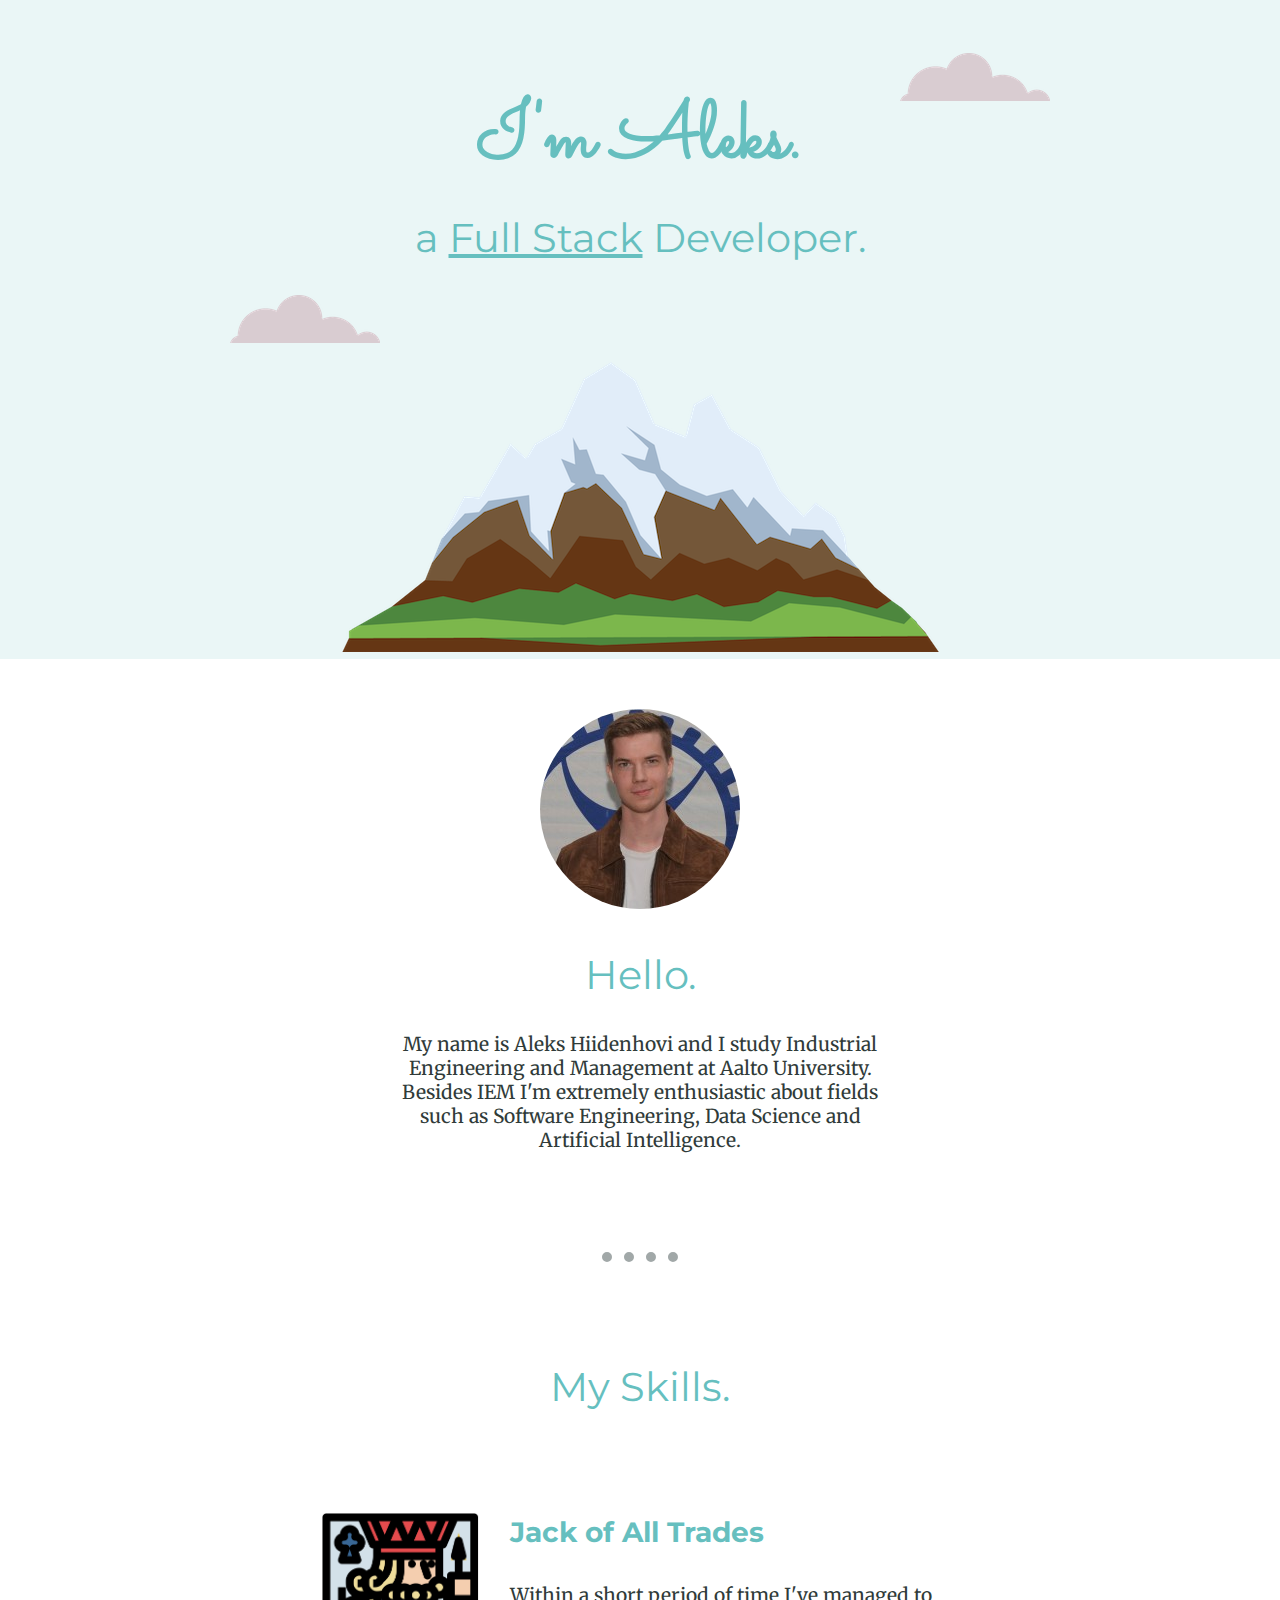
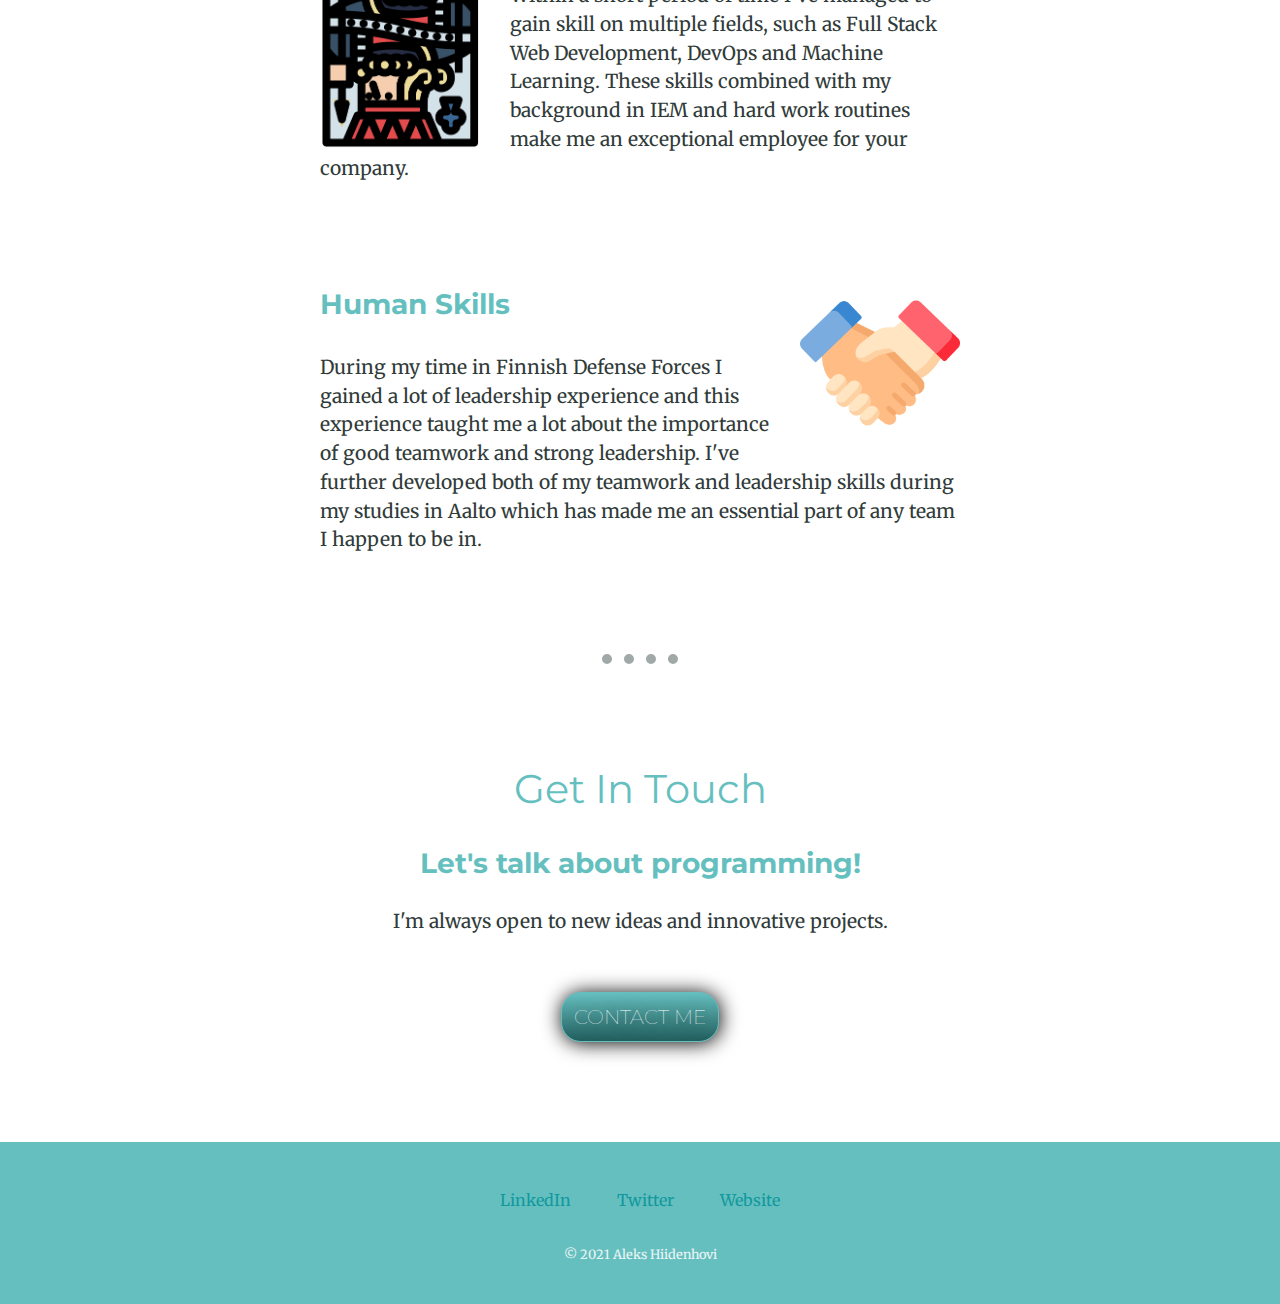
<file: css-my-site/index.html>
<!DOCTYPE html>
<html lang="en">

<head>
    <meta charset="UTF-8">
    <meta http-equiv="X-UA-Compatible" content="IE=edge">
    <meta name="viewport" content="width=device-width, initial-scale=1.0">
    <title>Aleks Hiidenhovi</title>
    <link rel="stylesheet" href="css/styles.css">
    <link rel="icon" href="images/favicon.ico">
    <link rel="preconnect" href="https://fonts.googleapis.com">
    <link rel="preconnect" href="https://fonts.gstatic.com" crossorigin>
    <link
        href="https://fonts.googleapis.com/css2?family=Merriweather&family=Montserrat:wght@300&family=Sacramento&display=swap"
        rel="stylesheet">
</head>

<body>
    <div class="top">
        <img class="top-cloud" src="images/cloud.png" alt="cloud-img">
        <h1>I'm Aleks.</h1>
        <h2>a <span class="fullstack">Full Stack</span> Developer.</h2>
        <img class="bottom-cloud" src="images/cloud.png" alt="cloud-img">
        <img src="images/mountain.png" alt="mountain-img">
    </div>

    <div class="middle">
        <div class="profile">
            <img class="my-pic" src="images/aleks.png" alt="my-picture">
            <h2>Hello.</h2>
            <p>My name is Aleks Hiidenhovi and I study Industrial Engineering and Management at Aalto University.
                Besides IEM I'm extremely enthusiastic about fields such as Software Engineering, Data Science
                and Artificial Intelligence.
            </p>
        </div>
        <hr>
        <div class="skills">
            <h2>My Skills.</h2>
            <div class="skill-row">
                <img class="jack" src="images/jack2.png" alt="jack-of-all-trades">
                <h3>Jack of All Trades</h3>
                <p class="jack-paragraph">Within a short period of time I've managed to gain skill on multiple fields,
                    such as Full Stack Web
                    Development, DevOps and Machine Learning. These skills combined with my background in IEM and hard
                    work routines make me an exceptional employee for your company.</p>
            </div>
            <div class="skill-row">
                <img class="handshake" src="images/handshake.png" alt="handshake">
                <h3>Human Skills</h3>
                <p class="human-skills-paragraph">During my time in Finnish Defense Forces I gained a lot of leadership
                    experience and this experience
                    taught me a lot about the importance of good teamwork and strong leadership. I've further developed
                    both of my teamwork and leadership skills during my studies in Aalto which has made me an essential
                    part of any team I happen to be in.</p>
            </div>
        </div>
        <hr>
        <div class="contact-me">
            <h2>Get In Touch</h2>
            <h3>Let's talk about programming!</h3>
            <p>I'm always open to new ideas and innovative projects.</p>
            <a class="btn" href="mailto:name@email.com">CONTACT ME</a>
        </div>
    </div>

    <div class="bottom">
        <a class="footer-link" href="https://www.linkedin.com/in/hiidenhovi">LinkedIn</a>
        <a class="footer-link" href="https://twitter.com/AHiidenhovi">Twitter</a>
        <a class="footer-link" href="https://www.appbrewery.co/">Website</a>
        <p class="trademark">© 2021 Aleks Hiidenhovi</p>
    </div>

</body>

</html>
</file>
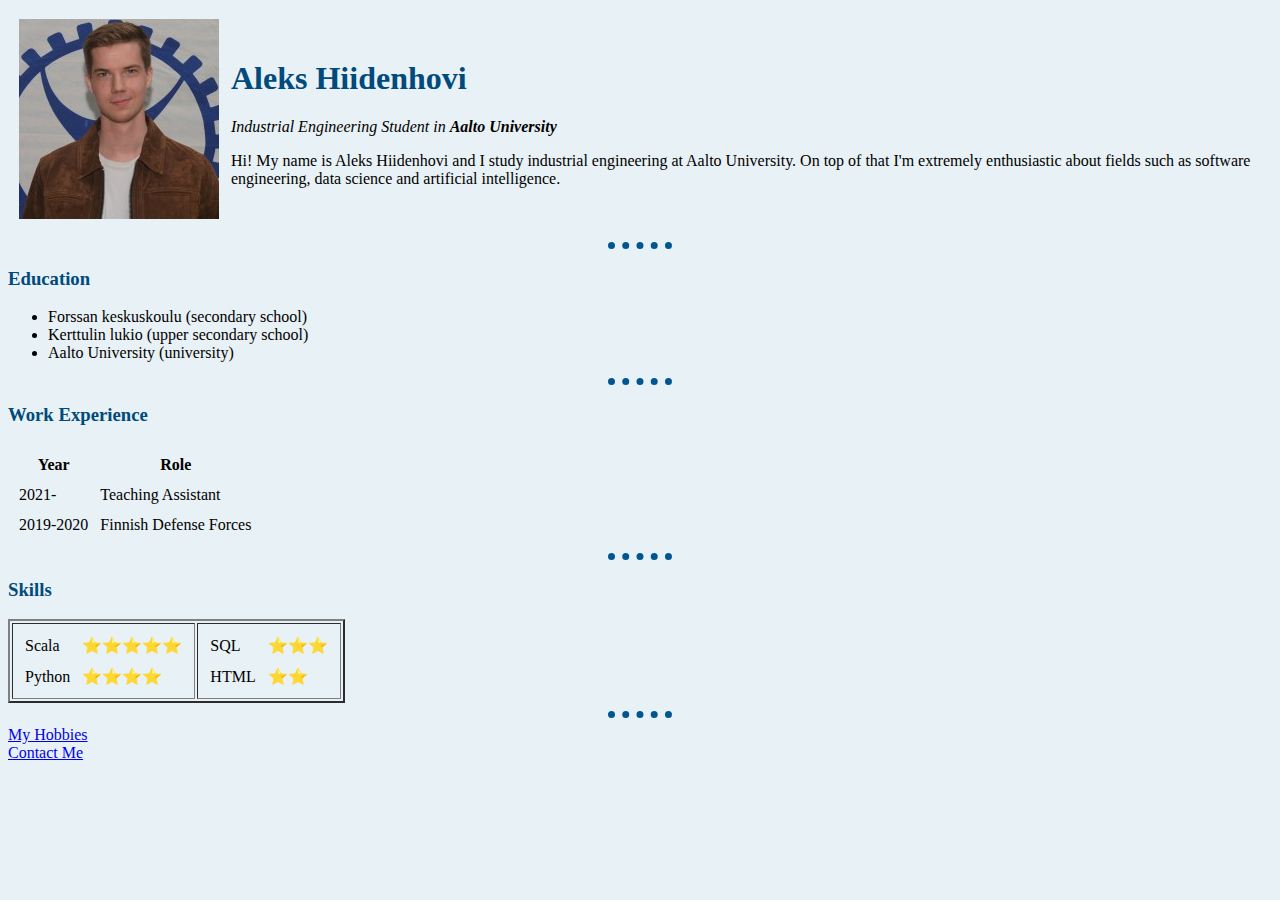
<file: html-personal-site/index.html>
<!DOCTYPE html>
<html lang="en">

<head>
    <meta charset="UTF-8">
    <meta http-equiv="X-UA-Compatible" content="IE=edge">
    <meta name="viewport" content="width=device-width, initial-scale=1.0">
    <title>Aleks's personal site</title>
    <link rel="stylesheet" href="css/styles.css">
</head>

<body>
    <table cellspacing="10">
        <tr>
            <td><img src="./aleks.png" alt="aleks profile picture"></td>
            <td>
                <h1>Aleks Hiidenhovi</h1>
                <p><em>Industrial Engineering Student in <strong>Aalto University</strong></em></p>

                <p>Hi! My name is Aleks Hiidenhovi and I study industrial engineering at Aalto University.
                    On top of that I'm extremely enthusiastic about fields such as software engineering, data science
                    and artificial intelligence.
                </p>
            </td>
        </tr>
    </table>

    <hr>
    <h3>Education</h3>
    <ul>
        <li>Forssan keskuskoulu (secondary school)</li>
        <li>Kerttulin lukio (upper secondary school)</li>
        <li>Aalto University (university)</li>
    </ul>

    <hr>
    <h3>Work Experience</h3>
    <table cellspacing="10">
        <thead>
            <tr>
                <th>Year</th>
                <th>Role</th>
            </tr>
        </thead>
        <tbody>
            <tr>
                <td>2021-</td>
                <td>Teaching Assistant</td>
            </tr>
            <tr>
                <td>2019-2020</td>
                <td>Finnish Defense Forces</td>
            </tr>
        </tbody>
    </table>

    <hr>
    <h3>Skills</h3>
    <table border="2">
        <tr>
            <td>
                <table cellspacing="10">
                    <tr>
                        <td>Scala</td>
                        <td>⭐️⭐️⭐️⭐️⭐️</td>
                    </tr>
                    <tr>
                        <td>Python</td>
                        <td>⭐️⭐️⭐️⭐️</td>
                    </tr>
                </table>
            </td>
            <td>
                <table cellspacing="10">
                    <tr>
                        <td>SQL</td>
                        <td>⭐️⭐️⭐️</td>
                    </tr>
                    <tr>
                        <td>HTML</td>
                        <td>⭐️⭐️</td>
                    </tr>
                </table>
            </td>
        </tr>
    </table>

    <hr>
    <a href="./hobbies.html">My Hobbies</a>
    <br>
    <a href="./contact-info.html">Contact Me</a>


</body>

</html>
</file>
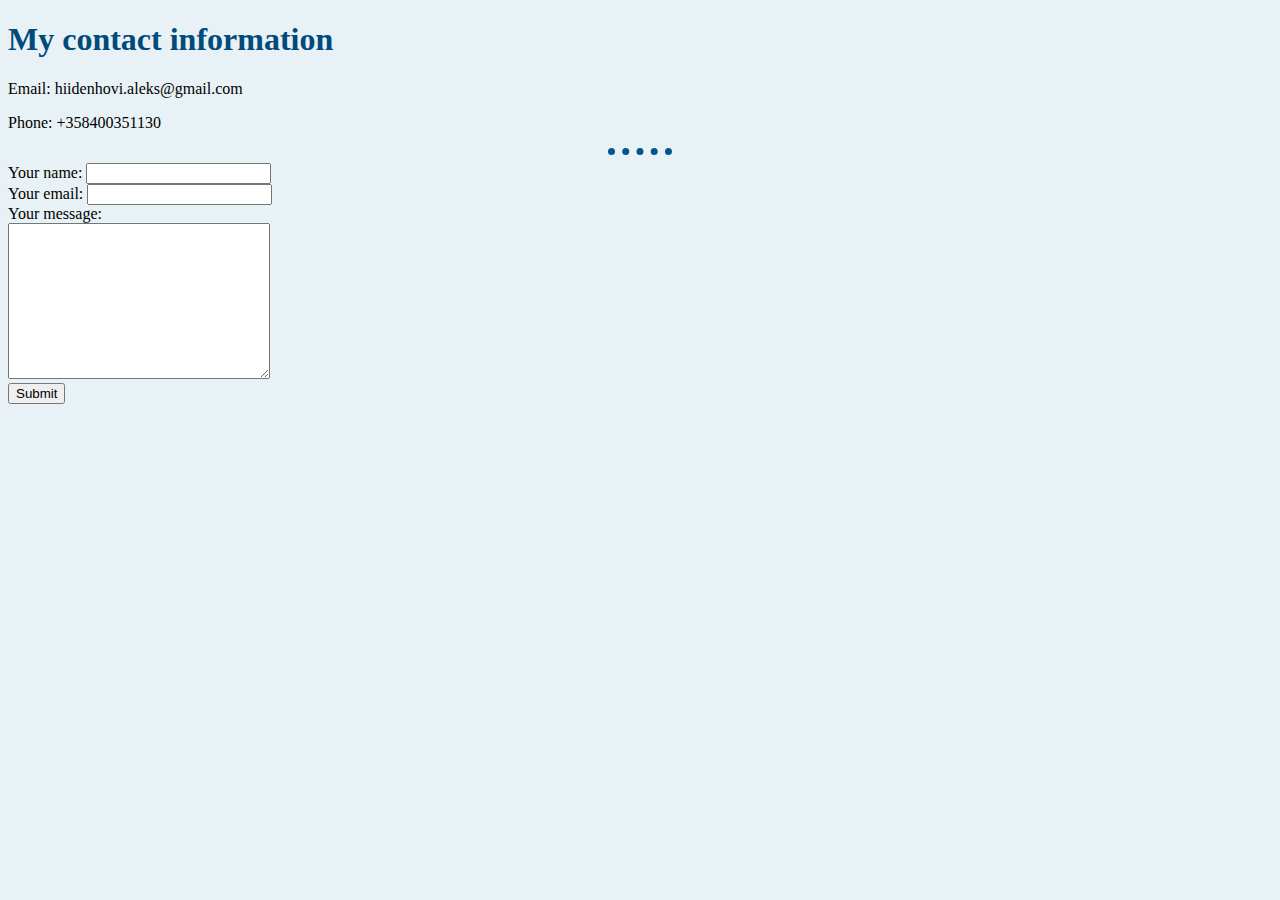
<file: html-personal-site/contact-info.html>
<!DOCTYPE html>
<html lang="en">

<head>
    <meta charset="UTF-8">
    <meta http-equiv="X-UA-Compatible" content="IE=edge">
    <meta name="viewport" content="width=device-width, initial-scale=1.0">
    <title>Contact information</title>
    <link rel="stylesheet" href="css/styles.css">
</head>

<body>
    <h1>My contact information</h1>
    <p>Email: hiidenhovi.aleks@gmail.com</p>
    <p>Phone: +358400351130</p>
    <hr>

    <form action="mailto:info@londonappbrewery.com" method="post" enctype="text/plain">
        <label>Your name:</label>
        <input type="text" name="yourName" value=""><br>
        <label>Your email:</label>
        <input type="email" name="yourEmail" value=""><br>
        <label>Your message:</label><br>
        <textarea name="yourMessage" cols="30" rows="10"></textarea><br>
        <input type="submit" name="">
    </form>

</body>

</html>
</file>
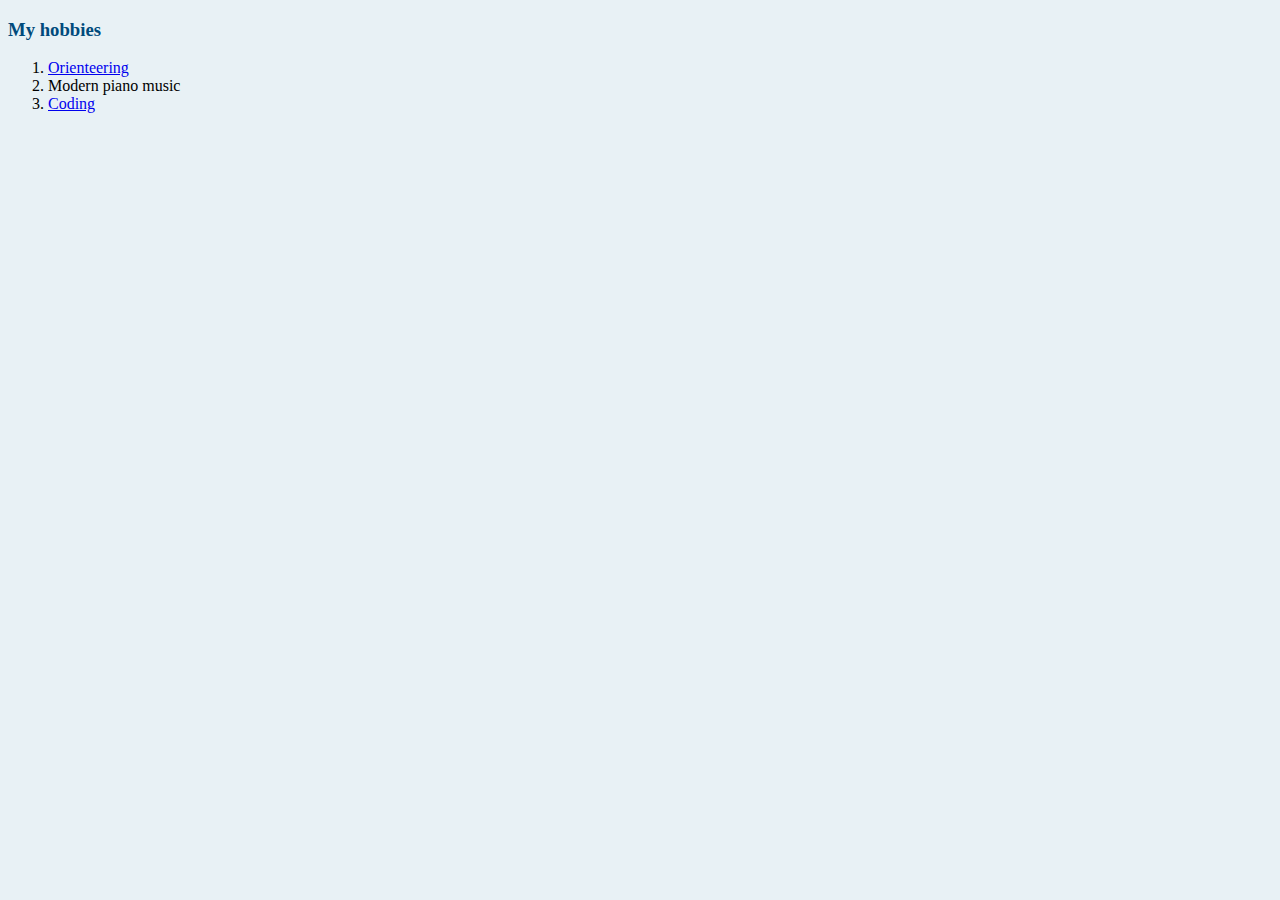
<file: html-personal-site/hobbies.html>
<!DOCTYPE html>
<html lang="en">

<head>
    <meta charset="UTF-8">
    <meta http-equiv="X-UA-Compatible" content="IE=edge">
    <meta name="viewport" content="width=device-width, initial-scale=1.0">
    <title>Hobbies</title>
    <link rel="stylesheet" href="css/styles.css">
</head>

<body>
    <h3>My hobbies</h3>
    <ol>
        <li><a href="https://en.wikipedia.org/wiki/Orienteering">Orienteering</a></li>
        <li>Modern piano music</li>
        <li><a href="https://en.wikipedia.org/wiki/Coding">Coding</a></li>
    </ol>
</body>

</html>
</file>
<file: css-my-site/css/styles.css>
body {
    background-color: white;
    margin: 0px;
    text-align: center;
    font-family: 'Merriweather', serif;
    font-size: 1.5em;
}

h1 {
    color: #66BFBF;
    font-family: 'Sacramento', cursive;
    font-size: 5rem;
    line-height: 1;
    margin: 50px auto 0 auto;
}

h2 {
    color: #66BFBF;
    font-family: 'Montserrat', sans-serif;
    font-size: 2.5rem;
    font-weight: normal;
}

h3 {
    color: #66BFBF;
    font-family: 'Montserrat', sans-serif;
}

p {
    color: #303b39;
    font-size: 1.2rem;
}

hr {
    border-style: dotted None None;
    border-width: 10px;
    color: #a1a8a8;
    margin: 100px auto;
    width: 6%;
}

.top {
    background-color: #EAF6F6;
    margin-top: 0px;
    padding-top: 50px;
    position: relative;
}

.fullstack {
    text-decoration: underline;
}

.top-cloud {
    position: absolute;
    right: 18%;
    top: 8%;
}

.bottom-cloud {
    position: absolute;
    left: 18%
}

.middle {
    margin-bottom: 100px;
}

.profile {
    margin: 50px 30%;
}

.my-pic {
    border-radius: 100%;
}

.jack {
    float: left;
    margin-right: 30px;
    width: 25%;
}

.handshake {
    float: right;
    margin-left: 30px;
    width: 25%;
}

.skill-row {
    display: indent-block;
    margin: 100px auto;
    width: 50%;
    text-align: left;
    line-height: 1.5;
}

.btn {
    background: #66BFBF;
    background-image: -webkit-linear-gradient(top, #66BFBF, #225E5E);
    background-image: -moz-linear-gradient(top, #66BFBF, #225E5E);
    background-image: -ms-linear-gradient(top, #66BFBF, #225E5E);
    background-image: -o-linear-gradient(top, #66BFBF, #225E5E);
    background-image: -webkit-gradient(to bottom, #66BFBF, #225E5E);
    -webkit-border-radius: 20px;
    -moz-border-radius: 20px;
    border-radius: 20px;
    color: #FFFFFF;
    font-family: 'Montserrat', sans-serif;
    font-size: 20px;
    font-weight: 100;
    padding: 12px;
    -webkit-box-shadow: 1px 1px 20px 0 #000000;
    -moz-box-shadow: 1px 1px 20px 0 #000000;
    box-shadow: 1px 1px 20px 0 #000000;
    text-shadow: 1px 1px 20px #000000;
    border: solid #66BFBF 1px;
    text-decoration: none;
    display: inline-block;
    cursor: pointer;
    text-align: center;
    margin-top: 40px;
}

.btn:hover {
    border: solid #FFFFFF 1px;
    background: #225E5E;
    background-image: -webkit-linear-gradient(top, #225E5E, #66BFBF);
    background-image: -moz-linear-gradient(top, #225E5E, #66BFBF);
    background-image: -ms-linear-gradient(top, #225E5E, #66BFBF);
    background-image: -o-linear-gradient(top, #225E5E, #66BFBF);
    background-image: -webkit-gradient(to bottom, #225E5E, #66BFBF);
    -webkit-border-radius: 20px;
    -moz-border-radius: 20px;
    border-radius: 20px;
    text-decoration: none;
}

.bottom {
    background-color: #66BFBF;
    padding: 40px 0 20px;
}

.footer-link {
    color: #11999E;
    font-size: 1rem;
    margin: 20px;
    text-decoration-line: None;
}

.footer-link:hover {
    color: #EAF6F6;
}

.trademark {
    color: #EAF6F6;
    font-size: 0.8rem;
    padding: 20px 0 10px;
}
</file>
<file: html-personal-site/css/styles.css>
body {
    background-color: #E8F1F5;
}

hr {
    border-style: dotted None None;
    border-color: #005691;
    border-width: 7px;
    width: 5%;
}

h1, h3 {
    color: #004A7C
}
</file>
